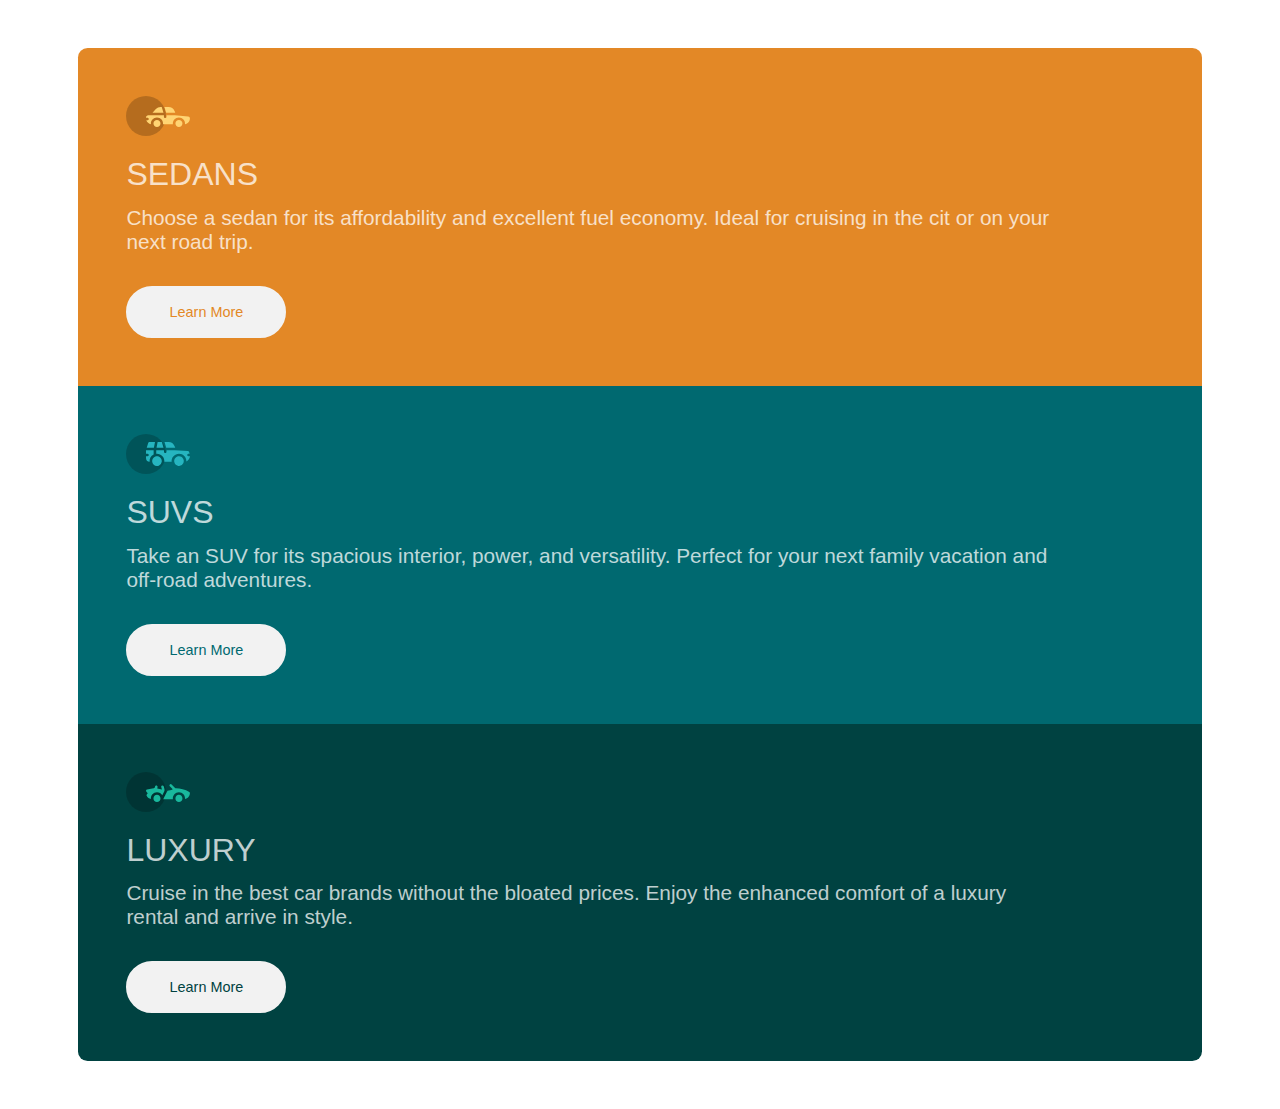
<file: index.html>
<!DOCTYPE html>
<html lang="en">
  <head>
    <meta charset="UTF-8" />
    <meta
      name="viewport"
      content="width=device-width, user-scalable=no, initial-scale=1.0, maximum-scale=1.0, minimum-scale=1.0"
    />
    <meta http-equiv="X-UA-Compatible" content="ie=edge" />
    <title>Car Renting</title>
    <link rel="stylesheet" href="main.css" />
    <link rel="icon" href="img/icon-luxury.svg" />
  </head>
  <body>
    <main>
      <section class="wrapper">
        <section class="box1">
          <img src="img/icon-sedans.svg" alt="sedans" class="img" />
          <p class="p1">SEDANS</p>
          <p class="p2">
            Choose a sedan for its affordability and excellent fuel economy.
            Ideal for cruising in the cit or on your next road trip.
          </p>
          <button class="btn orange">Learn More</button>
        </section>
        <section class="box2">
          <img src="img/icon-suvs.svg" alt="sedans" class="img" />
          <p class="p1">SUVS</p>
          <p class="p2">
            Take an SUV for its spacious interior, power, and versatility.
            Perfect for your next family vacation and off-road adventures.
          </p>
          <button class="btn cyan">Learn More</button>
        </section>
        <section class="box3">
          <img src="img/icon-luxury.svg" alt="sedans" class="img" />
          <p class="p1">LUXURY</p>
          <p class="p2">
            Cruise in the best car brands without the bloated prices. Enjoy the
            enhanced comfort of a luxury rental and arrive in style.
          </p>
          <button class="btn dark-cyan">Learn More</button>
        </section>
      </section>
    </main>
  </body>
</html>
</file>
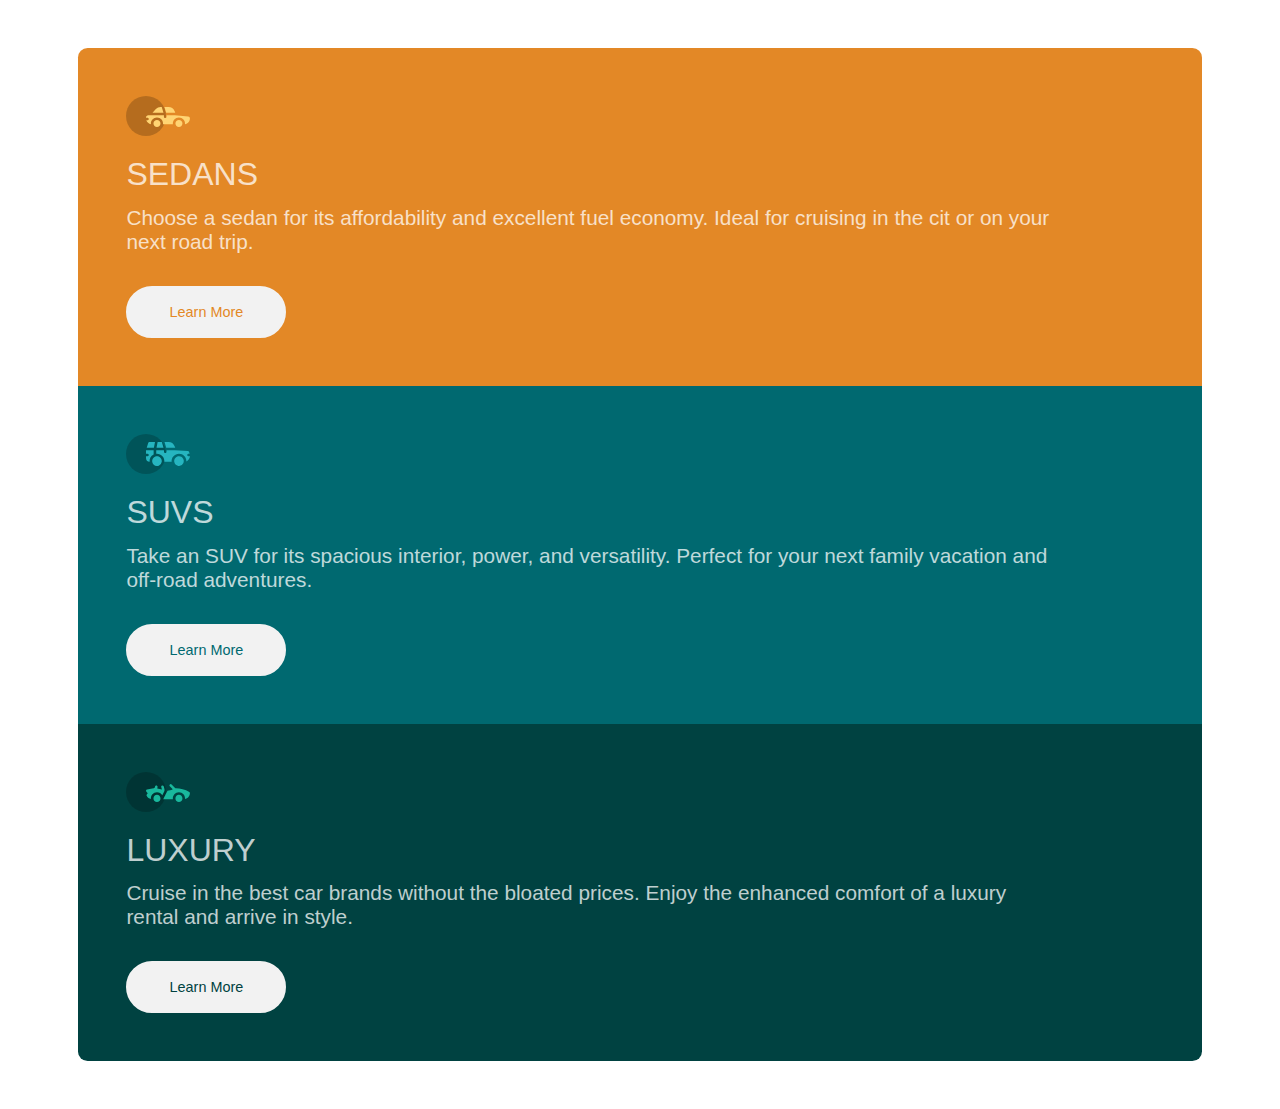
<file: car.html>
<!DOCTYPE html>
<html lang="en">
  <head>
    <meta charset="UTF-8" />
    <meta
      name="viewport"
      content="width=device-width, user-scalable=no, initial-scale=1.0, maximum-scale=1.0, minimum-scale=1.0"
    />
    <meta http-equiv="X-UA-Compatible" content="ie=edge" />
    <title>Car Renting</title>
    <link rel="stylesheet" href="car.css" />
    <link rel="icon" href="img/icon-luxury.svg" />
  </head>
  <body>
    <main>
      <section class="wrapper">
        <section class="box1">
          <img src="img/icon-sedans.svg" alt="sedans" class="img" />
          <p class="p1">SEDANS</p>
          <p class="p2">
            Choose a sedan for its affordability and excellent fuel economy.
            Ideal for cruising in the cit or on your next road trip.
          </p>
          <button class="btn orange">Learn More</button>
        </section>
        <section class="box2">
          <img src="img/icon-suvs.svg" alt="sedans" class="img" />
          <p class="p1">SUVS</p>
          <p class="p2">
            Take an SUV for its spacious interior, power, and versatility.
            Perfect for your next family vacation and off-road adventures.
          </p>
          <button class="btn cyan">Learn More</button>
        </section>
        <section class="box3">
          <img src="img/icon-luxury.svg" alt="sedans" class="img" />
          <p class="p1">LUXURY</p>
          <p class="p2">
            Cruise in the best car brands without the bloated prices. Enjoy the
            enhanced comfort of a luxury rental and arrive in style.
          </p>
          <button class="btn dark-cyan">Learn More</button>
        </section>
      </section>
    </main>
  </body>
</html>
</file>
<file: main.css>
* {
  padding: 0;
  margin: 0;
  text-decoration: none;
  list-style: none;
  box-sizing: border-box;
}

body {
  font-family: "Red Hat Display", sans-serif;
}

/* Utils */

.p1 {
  font-size: 2rem;
  margin-top: 1rem;
  margin-bottom: 0.8rem;
  color: hsla(0, 0%, 100%, 0.75);
}

.p2 {
  font-size: 1.3rem;
  width: 90%;
  margin-bottom: 2rem;
  color: hsla(0, 0%, 100%, 0.75);
}

.btn {
  padding: 1rem;
  border-radius: 5rem;
  background: hsl(0, 0%, 95%);
  border: 2px hsl(0, 0%, 95%) solid;
  outline: none;
  width: 10rem;
  color: white;
  font-size: 0.9rem;
}

.btn:active {
  background: none;
  color: hsl(0, 0%, 95%);
}

main {
  padding: 1rem;
  display: flex;
  flex-direction: column;
  justify-content: center;
  align-content: center;
}

.wrapper {
  margin: 2rem auto;
  width: 100%;
  max-width: 90%;
}

.box1 {
  padding: 3rem;
  border-top-left-radius: 0.6rem;
  border-top-right-radius: 0.6rem;
  background: hsl(31, 77%, 52%);
}

.orange {
  color: hsl(31, 77%, 52%);
}

.box2 {
  padding: 3rem;
  background: hsl(184, 100%, 22%);
}

.cyan {
  color: hsl(184, 100%, 22%);
}

.box3 {
  padding: 3rem;
  background: hsl(179, 100%, 13%);
  border-bottom-left-radius: 0.6rem;
  border-bottom-right-radius: 0.6rem;
}

.dark-cyan {
  color: hsl(179, 100%, 13%);
}

@media screen and (min-width: 1440px) {
  .p1 {
    font-weight: 700;
    font-size: 2.5rem;
    margin-bottom: 1rem;
  }

  .p2 {
    line-height: 2rem;
    margin-top: 1rem;
    width: 100%;
    max-width: 80%;
  }

  main {
    height: 100vh;
  }

  .wrapper {
    display: flex;
    width: 100%;
    margin: auto;
    max-width: 73%;
  }

  .img {
    width: 5rem;
    margin-top: 1rem;
    margin-bottom: 1rem;
  }

  .box1 {
    margin-top: 0;
    border-top-right-radius: revert;
    border-bottom-left-radius: 0.6rem;
    height: 38rem;
    display: flex;
    flex-direction: column;
    justify-content: center;
  }

  .box2 {
    height: 38rem;
    display: flex;
    flex-direction: column;
    justify-content: center;
  }

  .box3 {
    margin-bottom: 0;
    border-bottom-left-radius: revert;
    border-top-right-radius: 0.6rem;
    height: 38rem;
    display: flex;
    flex-direction: column;
    justify-content: center;
  }

  .btn {
    margin-top: 3rem;
    width: 14rem;
  }

  .btn:active {
    background: none;
    color: revert;
  }

  .btn:hover {
    background: none;
    color: hsl(0, 0%, 95%);
  }
}
</file>
<file: car.css>
* {
  padding: 0;
  margin: 0;
  text-decoration: none;
  list-style: none;
  box-sizing: border-box;
}

body {
  font-family: "Red Hat Display", sans-serif;
}

/* Utils */

.p1 {
  font-size: 2rem;
  margin-top: 1rem;
  margin-bottom: 0.8rem;
  color: hsla(0, 0%, 100%, 0.75);
}

.p2 {
  font-size: 1.3rem;
  width: 90%;
  margin-bottom: 2rem;
  color: hsla(0, 0%, 100%, 0.75);
}

.btn {
  padding: 1rem;
  border-radius: 5rem;
  background: hsl(0, 0%, 95%);
  border: 2px hsl(0, 0%, 95%) solid;
  outline: none;
  width: 10rem;
  color: white;
  font-size: 0.9rem;
}

.btn:active {
  background: none;
  color: hsl(0, 0%, 95%);
}

main {
  padding: 1rem;
  display: flex;
  flex-direction: column;
  justify-content: center;
  align-content: center;
}

.wrapper {
  margin: 2rem auto;
  width: 100%;
  max-width: 90%;
}

.box1 {
  padding: 3rem;
  border-top-left-radius: 0.6rem;
  border-top-right-radius: 0.6rem;
  background: hsl(31, 77%, 52%);
}

.orange {
  color: hsl(31, 77%, 52%);
}

.box2 {
  padding: 3rem;
  background: hsl(184, 100%, 22%);
}

.cyan {
  color: hsl(184, 100%, 22%);
}

.box3 {
  padding: 3rem;
  background: hsl(179, 100%, 13%);
  border-bottom-left-radius: 0.6rem;
  border-bottom-right-radius: 0.6rem;
}

.dark-cyan {
  color: hsl(179, 100%, 13%);
}

@media screen and (min-width: 1440px) {
  .p1 {
    font-weight: 700;
    font-size: 2.5rem;
    margin-bottom: 1rem;
  }

  .p2 {
    line-height: 2rem;
    margin-top: 1rem;
    width: 100%;
    max-width: 80%;
  }

  main {
    height: 100vh;
  }

  .wrapper {
    display: flex;
    width: 100%;
    margin: auto;
    max-width: 73%;
  }

  .img {
    width: 5rem;
    margin-top: 1rem;
    margin-bottom: 1rem;
  }

  .box1 {
    margin-top: 0;
    border-top-right-radius: revert;
    border-bottom-left-radius: 0.6rem;
    height: 38rem;
    display: flex;
    flex-direction: column;
    justify-content: center;
  }

  .box2 {
    height: 38rem;
    display: flex;
    flex-direction: column;
    justify-content: center;
  }

  .box3 {
    margin-bottom: 0;
    border-bottom-left-radius: revert;
    border-top-right-radius: 0.6rem;
    height: 38rem;
    display: flex;
    flex-direction: column;
    justify-content: center;
  }

  .btn {
    margin-top: 3rem;
    width: 14rem;
  }

  .btn:active {
    background: none;
    color: revert;
  }

  .btn:hover {
    background: none;
    color: hsl(0, 0%, 95%);
  }
}
</file>
